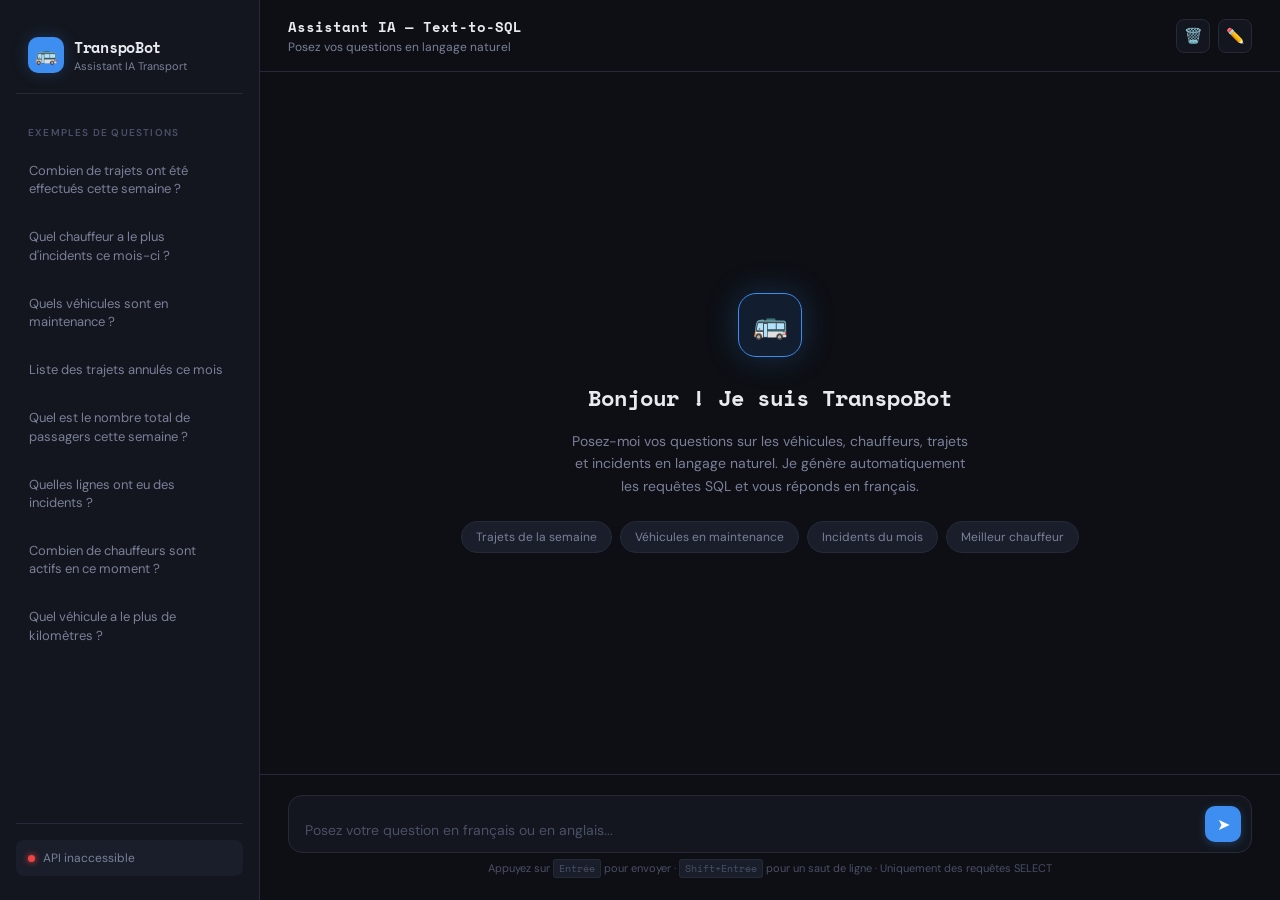
<file: chat.html>
<!DOCTYPE html>
<html lang="fr">
<head>
  <meta charset="UTF-8" />
  <meta name="viewport" content="width=device-width, initial-scale=1.0" />
  <title>TranspoBot — Assistant IA</title>
  <link href="https://fonts.googleapis.com/css2?family=Space+Mono:ital,wght@0,400;0,700;1,400&family=DM+Sans:wght@300;400;500;600&display=swap" rel="stylesheet" />
  <style>
    /* ===== VARIABLES & RESET ===== */
    *, *::before, *::after { box-sizing: border-box; margin: 0; padding: 0; }

    :root {
      --bg:          #0d0f14;
      --bg2:         #13161e;
      --bg3:         #1a1e2a;
      --border:      #252a38;
      --accent:      #3d8ef0;
      --accent2:     #5ba3f5;
      --accent-dim:  rgba(61,142,240,0.12);
      --accent-glow: rgba(61,142,240,0.25);
      --user-bg:     #1e3a5f;
      --user-border: #2d5a9e;
      --bot-bg:      #161b26;
      --bot-border:  #252a38;
      --text:        #e8eaf0;
      --text-muted:  #7a8099;
      --text-dim:    #4a5068;
      --green:       #22c55e;
      --orange:      #f59e0b;
      --red:         #ef4444;
      --sql-bg:      #0a0c10;
      --sql-border:  #1f2535;
      --radius:      14px;
      --radius-sm:   8px;
      --shadow:      0 8px 32px rgba(0,0,0,0.4);
    }

    html, body {
      height: 100%;
      font-family: 'DM Sans', sans-serif;
      background: var(--bg);
      color: var(--text);
      overflow: hidden;
    }

    /* ===== LAYOUT ===== */
    .app {
      display: grid;
      grid-template-columns: 260px 1fr;
      grid-template-rows: 100vh;
      height: 100vh;
    }

    /* ===== SIDEBAR ===== */
    .sidebar {
      background: var(--bg2);
      border-right: 1px solid var(--border);
      display: flex;
      flex-direction: column;
      padding: 24px 16px;
      gap: 8px;
      overflow-y: auto;
    }

    .logo {
      display: flex;
      align-items: center;
      gap: 10px;
      padding: 12px 12px 20px;
      border-bottom: 1px solid var(--border);
      margin-bottom: 8px;
    }

    .logo-icon {
      width: 36px;
      height: 36px;
      background: var(--accent);
      border-radius: 10px;
      display: flex;
      align-items: center;
      justify-content: center;
      font-size: 18px;
      flex-shrink: 0;
      box-shadow: 0 0 16px var(--accent-glow);
    }

    .logo-text {
      display: flex;
      flex-direction: column;
    }

    .logo-title {
      font-family: 'Space Mono', monospace;
      font-size: 15px;
      font-weight: 700;
      color: var(--text);
      letter-spacing: -0.3px;
    }

    .logo-sub {
      font-size: 11px;
      color: var(--text-muted);
      margin-top: 1px;
    }

    .sidebar-label {
      font-size: 10px;
      font-weight: 600;
      letter-spacing: 1.2px;
      text-transform: uppercase;
      color: var(--text-dim);
      padding: 8px 12px 4px;
      margin-top: 8px;
    }

    .example-btn {
      background: transparent;
      border: 1px solid transparent;
      border-radius: var(--radius-sm);
      padding: 10px 12px;
      text-align: left;
      cursor: pointer;
      color: var(--text-muted);
      font-size: 13px;
      font-family: 'DM Sans', sans-serif;
      line-height: 1.4;
      transition: all 0.15s ease;
      position: relative;
      overflow: hidden;
    }

    .example-btn::before {
      content: '';
      position: absolute;
      left: 0; top: 0; bottom: 0;
      width: 2px;
      background: var(--accent);
      opacity: 0;
      transition: opacity 0.15s ease;
    }

    .example-btn:hover {
      background: var(--accent-dim);
      border-color: var(--border);
      color: var(--text);
    }

    .example-btn:hover::before { opacity: 1; }

    .sidebar-footer {
      margin-top: auto;
      padding-top: 16px;
      border-top: 1px solid var(--border);
    }

    .status-indicator {
      display: flex;
      align-items: center;
      gap: 8px;
      padding: 10px 12px;
      background: var(--bg3);
      border-radius: var(--radius-sm);
      font-size: 12px;
      color: var(--text-muted);
    }

    .status-dot {
      width: 7px;
      height: 7px;
      border-radius: 50%;
      background: var(--green);
      box-shadow: 0 0 6px var(--green);
      flex-shrink: 0;
      animation: pulse-dot 2s ease-in-out infinite;
    }

    .status-dot.offline { background: var(--red); box-shadow: 0 0 6px var(--red); animation: none; }

    @keyframes pulse-dot {
      0%, 100% { opacity: 1; }
      50% { opacity: 0.4; }
    }

    /* ===== MAIN CHAT AREA ===== */
    .chat-area {
      display: flex;
      flex-direction: column;
      height: 100vh;
      overflow: hidden;
    }

    /* ===== TOPBAR ===== */
    .topbar {
      padding: 16px 28px;
      border-bottom: 1px solid var(--border);
      display: flex;
      align-items: center;
      justify-content: space-between;
      background: var(--bg);
      flex-shrink: 0;
    }

    .topbar-left {
      display: flex;
      flex-direction: column;
    }

    .topbar-title {
      font-family: 'Space Mono', monospace;
      font-size: 14px;
      font-weight: 700;
      color: var(--text);
    }

    .topbar-sub {
      font-size: 12px;
      color: var(--text-muted);
      margin-top: 2px;
    }

    .topbar-actions {
      display: flex;
      gap: 8px;
    }

    .btn-icon {
      width: 34px;
      height: 34px;
      border: 1px solid var(--border);
      background: var(--bg2);
      border-radius: var(--radius-sm);
      display: flex;
      align-items: center;
      justify-content: center;
      cursor: pointer;
      color: var(--text-muted);
      font-size: 15px;
      transition: all 0.15s ease;
    }

    .btn-icon:hover {
      background: var(--accent-dim);
      border-color: var(--accent);
      color: var(--accent);
    }

    /* ===== MESSAGES ZONE ===== */
    .messages {
      flex: 1;
      overflow-y: auto;
      padding: 28px;
      display: flex;
      flex-direction: column;
      gap: 20px;
      scroll-behavior: smooth;
    }

    .messages::-webkit-scrollbar { width: 4px; }
    .messages::-webkit-scrollbar-track { background: transparent; }
    .messages::-webkit-scrollbar-thumb { background: var(--border); border-radius: 2px; }

    /* ===== WELCOME STATE ===== */
    .welcome {
      display: flex;
      flex-direction: column;
      align-items: center;
      justify-content: center;
      flex: 1;
      text-align: center;
      padding: 40px;
      gap: 16px;
      animation: fadeInUp 0.5s ease;
    }

    .welcome-icon {
      width: 64px;
      height: 64px;
      background: var(--accent-dim);
      border: 1px solid var(--accent);
      border-radius: 18px;
      display: flex;
      align-items: center;
      justify-content: center;
      font-size: 28px;
      box-shadow: 0 0 32px var(--accent-glow);
      margin-bottom: 8px;
    }

    .welcome h2 {
      font-family: 'Space Mono', monospace;
      font-size: 22px;
      font-weight: 700;
      color: var(--text);
    }

    .welcome p {
      font-size: 14px;
      color: var(--text-muted);
      max-width: 400px;
      line-height: 1.6;
    }

    .welcome-chips {
      display: flex;
      flex-wrap: wrap;
      gap: 8px;
      justify-content: center;
      margin-top: 8px;
    }

    .chip {
      background: var(--bg3);
      border: 1px solid var(--border);
      border-radius: 20px;
      padding: 7px 14px;
      font-size: 12px;
      color: var(--text-muted);
      cursor: pointer;
      transition: all 0.15s ease;
    }

    .chip:hover {
      background: var(--accent-dim);
      border-color: var(--accent);
      color: var(--accent2);
    }

    /* ===== MESSAGE BUBBLES ===== */
    .message {
      display: flex;
      gap: 12px;
      animation: fadeInUp 0.3s ease;
      max-width: 820px;
    }

    .message.user {
      flex-direction: row-reverse;
      align-self: flex-end;
    }

    .message.bot {
      align-self: flex-start;
      width: 100%;
      max-width: 820px;
    }

    .avatar {
      width: 32px;
      height: 32px;
      border-radius: 9px;
      display: flex;
      align-items: center;
      justify-content: center;
      font-size: 14px;
      flex-shrink: 0;
      margin-top: 2px;
    }

    .message.user .avatar {
      background: var(--user-bg);
      border: 1px solid var(--user-border);
    }

    .message.bot .avatar {
      background: var(--accent-dim);
      border: 1px solid var(--accent);
      box-shadow: 0 0 12px var(--accent-glow);
    }

    .bubble {
      padding: 13px 16px;
      border-radius: var(--radius);
      font-size: 14px;
      line-height: 1.65;
      max-width: 600px;
    }

    .message.user .bubble {
      background: var(--user-bg);
      border: 1px solid var(--user-border);
      border-bottom-right-radius: 4px;
      color: #c8deff;
    }

    .message.bot .bubble {
      background: var(--bot-bg);
      border: 1px solid var(--bot-border);
      border-bottom-left-radius: 4px;
      color: var(--text);
      max-width: 100%;
      width: 100%;
    }

    .bubble-meta {
      font-size: 11px;
      color: var(--text-dim);
      margin-bottom: 6px;
      font-family: 'Space Mono', monospace;
    }

    .bubble-text {
      white-space: pre-wrap;
      word-break: break-word;
    }

    /* ===== SQL BLOCK ===== */
    .sql-block {
      margin-top: 12px;
      border: 1px solid var(--sql-border);
      border-radius: var(--radius-sm);
      overflow: hidden;
    }

    .sql-toggle {
      display: flex;
      align-items: center;
      gap: 8px;
      padding: 8px 12px;
      background: var(--sql-bg);
      cursor: pointer;
      font-size: 12px;
      color: var(--text-muted);
      font-family: 'Space Mono', monospace;
      user-select: none;
      border: none;
      width: 100%;
      text-align: left;
      transition: background 0.15s ease;
      list-style: none;
    }

    .sql-toggle:hover { background: #0f1118; }

    .sql-toggle-icon {
      font-size: 10px;
      transition: transform 0.2s ease;
      color: var(--accent);
    }

    details[open] .sql-toggle-icon { transform: rotate(90deg); }

    .sql-tag {
      background: var(--accent-dim);
      color: var(--accent2);
      border-radius: 4px;
      padding: 1px 6px;
      font-size: 10px;
      font-weight: 700;
      letter-spacing: 0.5px;
    }

    .sql-content {
      background: var(--sql-bg);
      padding: 14px 16px;
      border-top: 1px solid var(--sql-border);
      overflow-x: auto;
    }

    .sql-content code {
      font-family: 'Space Mono', monospace;
      font-size: 12px;
      color: #7dd3fc;
      line-height: 1.7;
      white-space: pre;
    }

    .sql-copy {
      float: right;
      background: transparent;
      border: 1px solid var(--sql-border);
      border-radius: 4px;
      padding: 2px 8px;
      font-size: 10px;
      color: var(--text-dim);
      cursor: pointer;
      font-family: 'Space Mono', monospace;
      transition: all 0.15s ease;
      margin-left: 8px;
    }

    .sql-copy:hover { border-color: var(--accent); color: var(--accent); }

    /* ===== RESULTS TABLE ===== */
    .results-table-wrap {
      margin-top: 12px;
      overflow-x: auto;
      border: 1px solid var(--border);
      border-radius: var(--radius-sm);
    }

    .results-table {
      width: 100%;
      border-collapse: collapse;
      font-size: 13px;
    }

    .results-table th {
      background: var(--bg3);
      padding: 9px 14px;
      text-align: left;
      font-size: 11px;
      font-weight: 600;
      color: var(--text-muted);
      letter-spacing: 0.5px;
      text-transform: uppercase;
      border-bottom: 1px solid var(--border);
      font-family: 'Space Mono', monospace;
      white-space: nowrap;
    }

    .results-table td {
      padding: 9px 14px;
      border-bottom: 1px solid var(--border);
      color: var(--text);
      white-space: nowrap;
    }

    .results-table tr:last-child td { border-bottom: none; }

    .results-table tr:nth-child(even) td { background: rgba(255,255,255,0.015); }

    .results-count {
      font-size: 11px;
      color: var(--text-dim);
      margin-top: 6px;
      font-family: 'Space Mono', monospace;
    }

    /* ===== ERROR BUBBLE ===== */
    .bubble-error {
      background: rgba(239,68,68,0.08);
      border-color: rgba(239,68,68,0.25);
      color: #fca5a5;
    }

    /* ===== TYPING INDICATOR ===== */
    .typing-indicator {
      display: flex;
      gap: 5px;
      align-items: center;
      padding: 4px 2px;
    }

    .typing-dot {
      width: 6px;
      height: 6px;
      border-radius: 50%;
      background: var(--accent);
      animation: typing 1.2s ease-in-out infinite;
    }

    .typing-dot:nth-child(2) { animation-delay: 0.2s; }
    .typing-dot:nth-child(3) { animation-delay: 0.4s; }

    @keyframes typing {
      0%, 60%, 100% { transform: translateY(0); opacity: 0.4; }
      30% { transform: translateY(-6px); opacity: 1; }
    }

    /* ===== INPUT AREA ===== */
    .input-area {
      padding: 20px 28px 24px;
      border-top: 1px solid var(--border);
      background: var(--bg);
      flex-shrink: 0;
    }

    .input-wrap {
      display: flex;
      align-items: flex-end;
      gap: 10px;
      background: var(--bg2);
      border: 1px solid var(--border);
      border-radius: var(--radius);
      padding: 10px 10px 10px 16px;
      transition: border-color 0.2s ease, box-shadow 0.2s ease;
    }

    .input-wrap:focus-within {
      border-color: var(--accent);
      box-shadow: 0 0 0 3px var(--accent-dim);
    }

    #userInput {
      flex: 1;
      background: transparent;
      border: none;
      outline: none;
      color: var(--text);
      font-size: 14px;
      font-family: 'DM Sans', sans-serif;
      resize: none;
      min-height: 22px;
      max-height: 120px;
      line-height: 1.5;
      padding: 1px 0;
    }

    #userInput::placeholder { color: var(--text-dim); }

    .send-btn {
      width: 36px;
      height: 36px;
      background: var(--accent);
      border: none;
      border-radius: 10px;
      cursor: pointer;
      display: flex;
      align-items: center;
      justify-content: center;
      color: white;
      font-size: 16px;
      flex-shrink: 0;
      transition: all 0.15s ease;
      box-shadow: 0 2px 8px rgba(61,142,240,0.3);
    }

    .send-btn:hover { background: var(--accent2); transform: scale(1.05); }
    .send-btn:active { transform: scale(0.97); }
    .send-btn:disabled { background: var(--border); box-shadow: none; cursor: not-allowed; transform: none; }

    .input-hint {
      font-size: 11px;
      color: var(--text-dim);
      margin-top: 8px;
      text-align: center;
    }

    .input-hint kbd {
      background: var(--bg3);
      border: 1px solid var(--border);
      border-radius: 3px;
      padding: 1px 5px;
      font-size: 10px;
      font-family: 'Space Mono', monospace;
    }

    /* ===== ANIMATIONS ===== */
    @keyframes fadeInUp {
      from { opacity: 0; transform: translateY(10px); }
      to   { opacity: 1; transform: translateY(0); }
    }

    /* ===== BADGE STATUT ===== */
    .badge {
      display: inline-block;
      padding: 2px 8px;
      border-radius: 20px;
      font-size: 11px;
      font-weight: 600;
    }
    .badge-green  { background: rgba(34,197,94,0.15);  color: #4ade80; }
    .badge-orange { background: rgba(245,158,11,0.15); color: #fbbf24; }
    .badge-red    { background: rgba(239,68,68,0.15);  color: #f87171; }
    .badge-blue   { background: rgba(61,142,240,0.15); color: #60a5fa; }

    /* ===== RESPONSIVE ===== */
    @media (max-width: 768px) {
      .app { grid-template-columns: 1fr; }
      .sidebar { display: none; }
      .messages { padding: 16px; }
      .input-area { padding: 12px 16px 16px; }
      .topbar { padding: 12px 16px; }
    }
  </style>
</head>
<body>
<div class="app">

  <!-- ===== SIDEBAR ===== -->
  <aside class="sidebar">
    <div class="logo">
      <div class="logo-icon">🚌</div>
      <div class="logo-text">
        <span class="logo-title">TranspoBot</span>
        <span class="logo-sub">Assistant IA Transport</span>
      </div>
    </div>

    <span class="sidebar-label">Exemples de questions</span>

    <button class="example-btn" onclick="fillExample(this)">Combien de trajets ont été effectués cette semaine ?</button>
    <button class="example-btn" onclick="fillExample(this)">Quel chauffeur a le plus d'incidents ce mois-ci ?</button>
    <button class="example-btn" onclick="fillExample(this)">Quels véhicules sont en maintenance ?</button>
    <button class="example-btn" onclick="fillExample(this)">Liste des trajets annulés ce mois</button>
    <button class="example-btn" onclick="fillExample(this)">Quel est le nombre total de passagers cette semaine ?</button>
    <button class="example-btn" onclick="fillExample(this)">Quelles lignes ont eu des incidents ?</button>
    <button class="example-btn" onclick="fillExample(this)">Combien de chauffeurs sont actifs en ce moment ?</button>
    <button class="example-btn" onclick="fillExample(this)">Quel véhicule a le plus de kilomètres ?</button>

    <div class="sidebar-footer">
      <div class="status-indicator">
        <div class="status-dot" id="statusDot"></div>
        <span id="statusText">API connectée</span>
      </div>
    </div>
  </aside>

  <!-- ===== CHAT AREA ===== -->
  <main class="chat-area">

    <!-- TOPBAR -->
    <div class="topbar">
      <div class="topbar-left">
        <span class="topbar-title">Assistant IA — Text-to-SQL</span>
        <span class="topbar-sub">Posez vos questions en langage naturel</span>
      </div>
      <div class="topbar-actions">
        <button class="btn-icon" title="Effacer la conversation" onclick="clearChat()">🗑️</button>
        <button class="btn-icon" title="Nouvelle conversation" onclick="newChat()">✏️</button>
      </div>
    </div>

    <!-- MESSAGES -->
    <div class="messages" id="messages">
      <!-- Welcome state -->
      <div class="welcome" id="welcome">
        <div class="welcome-icon">🚌</div>
        <h2>Bonjour ! Je suis TranspoBot</h2>
        <p>Posez-moi vos questions sur les véhicules, chauffeurs, trajets et incidents en langage naturel. Je génère automatiquement les requêtes SQL et vous réponds en français.</p>
        <div class="welcome-chips">
          <span class="chip" onclick="fillExample(this)">Trajets de la semaine</span>
          <span class="chip" onclick="fillExample(this)">Véhicules en maintenance</span>
          <span class="chip" onclick="fillExample(this)">Incidents du mois</span>
          <span class="chip" onclick="fillExample(this)">Meilleur chauffeur</span>
        </div>
      </div>
    </div>

    <!-- INPUT AREA -->
    <div class="input-area">
      <div class="input-wrap">
        <textarea
          id="userInput"
          placeholder="Posez votre question en français ou en anglais..."
          rows="1"
          maxlength="500"
        ></textarea>
        <button class="send-btn" id="sendBtn" onclick="sendMessage()" title="Envoyer">
          ➤
        </button>
      </div>
      <p class="input-hint">
        Appuyez sur <kbd>Entrée</kbd> pour envoyer · <kbd>Shift+Entrée</kbd> pour un saut de ligne · Uniquement des requêtes SELECT
      </p>
    </div>

  </main>
</div>

<script>
  // ===== CONFIG =====
  // Change cette URL quand le backend sera déployé
  const API_URL = 'http://localhost:8000';

  // ===== STATE =====
  let isLoading = false;
  let messageCount = 0;

  // ===== TEXTAREA AUTO-RESIZE =====
  const textarea = document.getElementById('userInput');
  textarea.addEventListener('input', () => {
    textarea.style.height = 'auto';
    textarea.style.height = Math.min(textarea.scrollHeight, 120) + 'px';
  });

  // ===== KEYBOARD SHORTCUTS =====
  textarea.addEventListener('keydown', (e) => {
    if (e.key === 'Enter' && !e.shiftKey) {
      e.preventDefault();
      sendMessage();
    }
  });

  // ===== FILL EXAMPLE =====
  function fillExample(el) {
    const text = el.textContent.trim();
    textarea.value = text;
    textarea.style.height = 'auto';
    textarea.style.height = Math.min(textarea.scrollHeight, 120) + 'px';
    textarea.focus();
  }

  // ===== SEND MESSAGE =====
  async function sendMessage() {
    const question = textarea.value.trim();
    if (!question || isLoading) return;

    // Cache le welcome
    const welcome = document.getElementById('welcome');
    if (welcome) welcome.remove();

    // Reset input
    textarea.value = '';
    textarea.style.height = 'auto';

    // Affiche le message utilisateur
    appendUserMessage(question);

    // Affiche le loader
    const loaderId = appendTypingIndicator();

    isLoading = true;
    document.getElementById('sendBtn').disabled = true;

    try {
      const response = await fetch(`${API_URL}/chat`, {
        method: 'POST',
        headers: { 'Content-Type': 'application/json' },
        body: JSON.stringify({ question })
      });

      removeTypingIndicator(loaderId);

      if (!response.ok) {
        const err = await response.json().catch(() => ({}));
        appendBotError(err.detail || `Erreur serveur (${response.status})`);
        return;
      }

      const data = await response.json();
      appendBotMessage(data);

    } catch (err) {
      removeTypingIndicator(loaderId);
      if (err.name === 'TypeError' && err.message.includes('fetch')) {
        appendBotError("Impossible de joindre le serveur. Vérifiez que le backend FastAPI est bien lancé sur " + API_URL);
        setStatus(false);
      } else {
        appendBotError("Une erreur inattendue s'est produite : " + err.message);
      }
    } finally {
      isLoading = false;
      document.getElementById('sendBtn').disabled = false;
      textarea.focus();
    }
  }

  // ===== APPEND USER MESSAGE =====
  function appendUserMessage(text) {
    messageCount++;
    const now = new Date().toLocaleTimeString('fr-FR', { hour: '2-digit', minute: '2-digit' });
    const msg = document.createElement('div');
    msg.className = 'message user';
    msg.innerHTML = `
      <div class="avatar">👤</div>
      <div class="bubble">
        <div class="bubble-meta">${now}</div>
        <div class="bubble-text">${escapeHtml(text)}</div>
      </div>
    `;
    document.getElementById('messages').appendChild(msg);
    scrollToBottom();
  }

  // ===== APPEND BOT MESSAGE =====
  function appendBotMessage(data) {
    const now = new Date().toLocaleTimeString('fr-FR', { hour: '2-digit', minute: '2-digit' });
    const msg = document.createElement('div');
    msg.className = 'message bot';

    // Réponse textuelle
    const answer = data.answer || data.response || data.message || "Réponse reçue.";
    const sql    = data.sql || data.query || data.generated_sql || null;
    const rows   = data.results || data.data || null;

    let innerHtml = `
      <div class="avatar">🤖</div>
      <div class="bubble">
        <div class="bubble-meta">${now} · TranspoBot IA</div>
        <div class="bubble-text">${escapeHtml(answer)}</div>
    `;

    // Bloc SQL dépliable
    if (sql) {
      const sqlId = 'sql-' + Date.now();
      innerHtml += `
        <div class="sql-block">
          <details>
            <summary class="sql-toggle">
              <span class="sql-toggle-icon">▶</span>
              <span class="sql-tag">SQL</span>
              <span>Voir la requête générée</span>
            </summary>
            <div class="sql-content">
              <button class="sql-copy" onclick="copySql('${sqlId}')">Copier</button>
              <code id="${sqlId}">${escapeHtml(formatSql(sql))}</code>
            </div>
          </details>
        </div>
      `;
    }

    // Tableau de résultats
    if (rows && Array.isArray(rows) && rows.length > 0) {
      innerHtml += buildResultsTable(rows);
    } else if (rows && Array.isArray(rows) && rows.length === 0) {
      innerHtml += `<p style="margin-top:10px;font-size:13px;color:var(--text-muted);font-style:italic;">Aucun résultat trouvé pour cette requête.</p>`;
    }

    innerHtml += `</div>`;
    msg.innerHTML = innerHtml;
    document.getElementById('messages').appendChild(msg);
    scrollToBottom();
  }

  // ===== APPEND BOT ERROR =====
  function appendBotError(message) {
    const now = new Date().toLocaleTimeString('fr-FR', { hour: '2-digit', minute: '2-digit' });
    const msg = document.createElement('div');
    msg.className = 'message bot';
    msg.innerHTML = `
      <div class="avatar">🤖</div>
      <div class="bubble bubble-error">
        <div class="bubble-meta">${now} · TranspoBot IA</div>
        <div class="bubble-text">⚠️ ${escapeHtml(message)}</div>
      </div>
    `;
    document.getElementById('messages').appendChild(msg);
    scrollToBottom();
  }

  // ===== TYPING INDICATOR =====
  function appendTypingIndicator() {
    const id = 'typing-' + Date.now();
    const msg = document.createElement('div');
    msg.className = 'message bot';
    msg.id = id;
    msg.innerHTML = `
      <div class="avatar">🤖</div>
      <div class="bubble">
        <div class="typing-indicator">
          <div class="typing-dot"></div>
          <div class="typing-dot"></div>
          <div class="typing-dot"></div>
        </div>
      </div>
    `;
    document.getElementById('messages').appendChild(msg);
    scrollToBottom();
    return id;
  }

  function removeTypingIndicator(id) {
    const el = document.getElementById(id);
    if (el) el.remove();
  }

  // ===== BUILD RESULTS TABLE =====
  function buildResultsTable(rows) {
    const headers = Object.keys(rows[0]);
    let html = `
      <div class="results-table-wrap">
        <table class="results-table">
          <thead><tr>
            ${headers.map(h => `<th>${escapeHtml(String(h))}</th>`).join('')}
          </tr></thead>
          <tbody>
            ${rows.map(row => `
              <tr>
                ${headers.map(h => `<td>${formatCell(row[h])}</td>`).join('')}
              </tr>
            `).join('')}
          </tbody>
        </table>
      </div>
      <p class="results-count">${rows.length} résultat${rows.length > 1 ? 's' : ''} retourné${rows.length > 1 ? 's' : ''}</p>
    `;
    return html;
  }

  // ===== FORMAT CELL (badges pour statuts) =====
  function formatCell(value) {
    if (value === null || value === undefined) return '<span style="color:var(--text-dim)">—</span>';
    const str = String(value);
    const lower = str.toLowerCase();
    if (['terminé', 'termine', 'actif', 'active', 'en service'].includes(lower))
      return `<span class="badge badge-green">${escapeHtml(str)}</span>`;
    if (['en cours', 'en_cours'].includes(lower))
      return `<span class="badge badge-blue">${escapeHtml(str)}</span>`;
    if (['maintenance', 'en maintenance'].includes(lower))
      return `<span class="badge badge-orange">${escapeHtml(str)}</span>`;
    if (['annulé', 'annule', 'inactif', 'hors service'].includes(lower))
      return `<span class="badge badge-red">${escapeHtml(str)}</span>`;
    return escapeHtml(str);
  }

  // ===== FORMAT SQL (coloration basique) =====
  function formatSql(sql) {
    return sql
      .replace(/\n/g, '\n')
      .trim();
  }

  // ===== COPY SQL =====
  function copySql(id) {
    const code = document.getElementById(id);
    if (!code) return;
    navigator.clipboard.writeText(code.textContent).then(() => {
      const btn = code.previousElementSibling;
      const orig = btn.textContent;
      btn.textContent = '✓ Copié';
      setTimeout(() => { btn.textContent = orig; }, 1500);
    });
  }

  // ===== CLEAR CHAT =====
  function clearChat() {
    if (!confirm('Effacer toute la conversation ?')) return;
    const messages = document.getElementById('messages');
    messages.innerHTML = '';
    const welcome = document.createElement('div');
    welcome.className = 'welcome';
    welcome.id = 'welcome';
    welcome.innerHTML = `
      <div class="welcome-icon">🚌</div>
      <h2>Bonjour ! Je suis TranspoBot</h2>
      <p>Posez-moi vos questions sur les véhicules, chauffeurs, trajets et incidents en langage naturel.</p>
      <div class="welcome-chips">
        <span class="chip" onclick="fillExample(this)">Trajets de la semaine</span>
        <span class="chip" onclick="fillExample(this)">Véhicules en maintenance</span>
        <span class="chip" onclick="fillExample(this)">Incidents du mois</span>
        <span class="chip" onclick="fillExample(this)">Meilleur chauffeur</span>
      </div>
    `;
    messages.appendChild(welcome);
    messageCount = 0;
  }

  function newChat() { clearChat(); }

  // ===== SCROLL =====
  function scrollToBottom() {
    const messages = document.getElementById('messages');
    messages.scrollTop = messages.scrollHeight;
  }

  // ===== ESCAPE HTML =====
  function escapeHtml(text) {
    const div = document.createElement('div');
    div.appendChild(document.createTextNode(String(text)));
    return div.innerHTML;
  }

  // ===== STATUS INDICATOR =====
  function setStatus(online) {
    const dot  = document.getElementById('statusDot');
    const text = document.getElementById('statusText');
    if (online) {
      dot.classList.remove('offline');
      text.textContent = 'API connectée';
    } else {
      dot.classList.add('offline');
      text.textContent = 'API inaccessible';
    }
  }

  // Vérification de l'API au chargement
  async function checkApi() {
    try {
      const res = await fetch(`${API_URL}/`, { signal: AbortSignal.timeout(3000) });
      setStatus(res.ok);
    } catch {
      setStatus(false);
    }
  }
  checkApi();
</script>
</body>
</html>
</file>
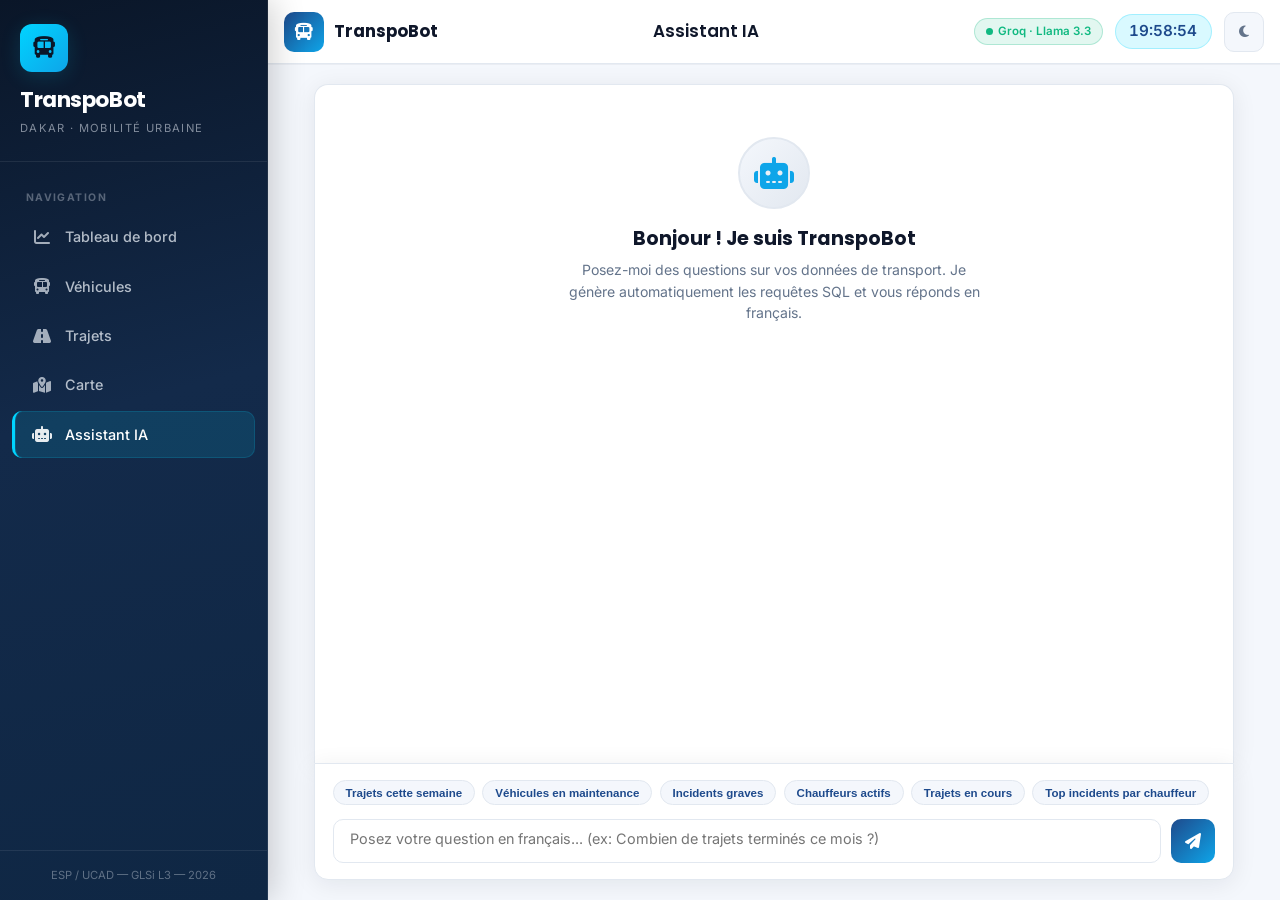
<file: static/chat.html>
<!DOCTYPE html>
<html lang="fr">
<head>
  <meta charset="UTF-8">
  <meta name="viewport" content="width=device-width, initial-scale=1.0">
  <title>TranspoBot — Assistant IA</title>
  <link rel="stylesheet" href="https://cdnjs.cloudflare.com/ajax/libs/font-awesome/6.5.1/css/all.min.css" crossorigin="anonymous" referrerpolicy="no-referrer">
  <link rel="stylesheet" href="/static/style.css">
</head>
<body class="chat-page">
  <button type="button" class="sidebar-toggle" id="sidebarToggle" aria-label="Ouvrir le menu" aria-expanded="false" title="Menu">
    <i class="fa-solid fa-bars"></i>
  </button>
  <div class="layout-overlay" id="sidebarOverlay" aria-hidden="true"></div>

  <aside class="sidebar" id="sidebar">
    <div class="sidebar-logo">
      <div class="logo-mark" aria-hidden="true"><i class="fa-solid fa-bus"></i></div>
      <h1>TranspoBot</h1>
      <p>Dakar · Mobilité urbaine</p>
    </div>
    <nav class="sidebar-nav">
      <div class="nav-section-title">Navigation</div>
      <a href="/"><span class="nav-icon"><i class="fa-solid fa-chart-line"></i></span> Tableau de bord</a>
      <a href="/vehicules-page"><span class="nav-icon"><i class="fa-solid fa-bus"></i></span> Véhicules</a>
      <a href="/trajets-page"><span class="nav-icon"><i class="fa-solid fa-road"></i></span> Trajets</a>
      <a href="/map-page"><span class="nav-icon"><i class="fa-solid fa-map-location-dot"></i></span> Carte</a>
      <a href="/chat-page" class="active"><span class="nav-icon"><i class="fa-solid fa-robot"></i></span> Assistant IA</a>
    </nav>
    <div class="sidebar-footer">ESP / UCAD — GLSi L3 — 2026</div>
  </aside>

  <div class="main">
    <header class="app-navbar">
      <div class="navbar-brand">
        <span class="navbar-logo" aria-hidden="true"><i class="fa-solid fa-bus"></i></span>
        <span class="brand-text">TranspoBot</span>
      </div>
      <h1 class="page-heading">Assistant IA</h1>
      <div class="navbar-right">
        <span class="badge-live">Groq · Llama&nbsp;3.3</span>
        <time id="liveClock" class="live-clock" datetime="">--:--:--</time>
        <button type="button" class="theme-toggle" id="themeToggle" title="Thème clair / sombre"><i class="fa-solid fa-moon"></i></button>
      </div>
    </header>

    <div class="content">
      <div class="chat-container">
        <div class="chat-messages" id="chatMessages">
          <div class="welcome-msg" id="welcomeMsg">
            <div class="bot-logo" aria-hidden="true"><i class="fa-solid fa-robot"></i></div>
            <h3>Bonjour ! Je suis TranspoBot</h3>
            <p>Posez-moi des questions sur vos données de transport. Je génère automatiquement les requêtes SQL et vous réponds en français.</p>
          </div>
        </div>

        <div class="chat-input-area">
          <div class="quick-questions">
            <button type="button" class="quick-btn" title="Envoyer cette question" onclick="askQuestion('Combien de trajets cette semaine ?')">Trajets cette semaine</button>
            <button type="button" class="quick-btn" title="Envoyer cette question" onclick="askQuestion('Quels véhicules sont en maintenance ?')">Véhicules en maintenance</button>
            <button type="button" class="quick-btn" title="Envoyer cette question" onclick="askQuestion('Quels sont les incidents graves ?')">Incidents graves</button>
            <button type="button" class="quick-btn" title="Envoyer cette question" onclick="askQuestion('Combien de chauffeurs actifs y a-t-il ?')">Chauffeurs actifs</button>
            <button type="button" class="quick-btn" title="Envoyer cette question" onclick="askQuestion('Quels trajets sont en cours en ce moment ?')">Trajets en cours</button>
            <button type="button" class="quick-btn" title="Envoyer cette question" onclick="askQuestion('Quel chauffeur a eu le plus d\'incidents ?')">Top incidents par chauffeur</button>
          </div>

          <form class="chat-input-form" id="chatForm" onsubmit="sendMessage(event)">
            <textarea
              id="chatInput"
              placeholder="Posez votre question en français... (ex: Combien de trajets terminés ce mois ?)"
              rows="1"
              onkeydown="handleKey(event)"
            ></textarea>
            <button type="submit" class="btn-send" id="sendBtn" title="Envoyer le message" aria-label="Envoyer">
              <i class="fa-solid fa-paper-plane"></i>
            </button>
          </form>
        </div>
      </div>
    </div>
  </div>

  <script src="/static/app.js"></script>
  <script>
    const messagesEl = document.getElementById('chatMessages');
    const inputEl = document.getElementById('chatInput');
    const sendBtn = document.getElementById('sendBtn');

    function handleKey(e) {
      if (e.key === 'Enter' && !e.shiftKey) {
        e.preventDefault();
        document.getElementById('chatForm').dispatchEvent(new Event('submit'));
      }
    }

    function askQuestion(q) {
      inputEl.value = q;
      document.getElementById('chatForm').dispatchEvent(new Event('submit'));
    }

    function addMessage(role, content) {
      const welcomeMsg = document.getElementById('welcomeMsg');
      if (welcomeMsg) welcomeMsg.remove();

      const time = new Date().toLocaleTimeString('fr-FR', { hour: '2-digit', minute: '2-digit' });
      const div = document.createElement('div');
      div.className = `message ${role}`;

      if (role === 'user') {
        div.innerHTML = `
          <div class="msg-avatar" title="Vous"><i class="fa-solid fa-user"></i></div>
          <div class="msg-content">
            <div class="msg-bubble">${escapeHtml(content)}</div>
            <div class="msg-time">${time}</div>
          </div>`;
      } else {
        div.innerHTML = `
          <div class="msg-avatar" title="TranspoBot"><i class="fa-solid fa-robot"></i></div>
          <div class="msg-content" id="bot-${Date.now()}">
            ${content}
          </div>`;
      }

      messagesEl.appendChild(div);
      messagesEl.scrollTop = messagesEl.scrollHeight;
      return div;
    }

    function addBotMessage(answer, sql, results) {
      const time = new Date().toLocaleTimeString('fr-FR', { hour: '2-digit', minute: '2-digit' });
      const welcomeMsg = document.getElementById('welcomeMsg');
      if (welcomeMsg) welcomeMsg.remove();

      const loadingBubble = messagesEl.querySelector('.typing-row');
      if (loadingBubble) loadingBubble.closest('.message').remove();

      let resultsHtml = '';
      if (results && results.length > 0) {
        const keys = Object.keys(results[0]);
        resultsHtml = `
          <div class="results-table-mini">
            <p class="chat-detail-caption">Extrait des données (tableau)</p>
            <table>
              <thead><tr>${keys.map(k => `<th>${escapeHtml(k)}</th>`).join('')}</tr></thead>
              <tbody>${results.slice(0, 10).map(row =>
                `<tr>${keys.map(k => `<td>${row[k] !== null && row[k] !== undefined ? escapeHtml(String(row[k])) : '—'}</td>`).join('')}</tr>`
              ).join('')}</tbody>
            </table>
            ${results.length > 10 ? `<p style="font-size:12px;color:var(--text-muted);margin-top:6px;">... et ${results.length - 10} ligne(s) supplémentaire(s)</p>` : ''}
          </div>`;
      } else if (Array.isArray(results) && results.length === 0 && sql) {
        resultsHtml = `<p class="results-empty-hint">Aucune ligne retournée pour cette requête.</p>`;
      }

      let sqlHtml = '';
      if (sql) {
        sqlHtml = `<p class="chat-detail-caption chat-detail-caption--sql">Requête exécutée (technique)</p><div class="sql-block">${escapeHtml(sql)}</div>`;
      }

      let detailsBlock = '';
      if (sql) {
        detailsBlock = `
          <details class="chat-sql-details">
            <summary><i class="fa-solid fa-table" aria-hidden="true"></i> Détails optionnels (tableau &amp; SQL)</summary>
            <div class="chat-sql-body">
              ${resultsHtml}
              ${sqlHtml}
            </div>
          </details>`;
      }

      const div = document.createElement('div');
      div.className = 'message bot';
      div.innerHTML = `
        <div class="msg-avatar" title="TranspoBot"><i class="fa-solid fa-robot"></i></div>
        <div class="msg-content">
          <div class="msg-bubble">
            <div class="msg-answer-text">${escapeHtml(answer).replace(/\n/g, '<br>')}</div>
            ${detailsBlock}
          </div>
          <div class="msg-time">${time}</div>
        </div>`;
      messagesEl.appendChild(div);
      messagesEl.scrollTop = messagesEl.scrollHeight;
    }

    function escapeHtml(str) {
      return String(str)
        .replace(/&/g, '&amp;')
        .replace(/</g, '&lt;')
        .replace(/>/g, '&gt;')
        .replace(/"/g, '&quot;');
    }

    async function sendMessage(e) {
      e.preventDefault();
      const question = inputEl.value.trim();
      if (!question) return;

      inputEl.value = '';
      sendBtn.disabled = true;

      addMessage('user', question);

      const loadingDiv = document.createElement('div');
      loadingDiv.className = 'message bot typing-row';
      loadingDiv.innerHTML = `
        <div class="msg-avatar" title="TranspoBot"><i class="fa-solid fa-robot"></i></div>
        <div class="msg-content">
          <div class="msg-bubble">
            <div class="typing-indicator" aria-label="L'assistant rédige une réponse">
              <span></span><span></span><span></span>
            </div>
          </div>
        </div>`;
      messagesEl.appendChild(loadingDiv);
      messagesEl.scrollTop = messagesEl.scrollHeight;

      try {
        const res = await fetch('/chat', {
          method: 'POST',
          headers: { 'Content-Type': 'application/json' },
          body: JSON.stringify({ question })
        });
        const data = await res.json();
        loadingDiv.remove();
        addBotMessage(data.answer, data.sql, data.results);
      } catch (err) {
        loadingDiv.remove();
        addBotMessage('Erreur de connexion au serveur. Veuillez réessayer.', null, null);
      } finally {
        sendBtn.disabled = false;
        inputEl.focus();
      }
    }
  </script>
</body>
</html>
</file>
<file: static/style.css>
/* TranspoBot — ESP/UCAD GLSi L3 2026 */
@import url('https://fonts.googleapis.com/css2?family=Inter:wght@400;500;600;700;800&family=Poppins:wght@600;700&display=swap');

:root {
  --font-sans: 'Inter', system-ui, sans-serif;
  --font-display: 'Poppins', var(--font-sans);
  --electric: #00d4ff;
  --electric-dim: rgba(0, 212, 255, 0.15);
  --primary: #1e4a8c;
  --primary-dark: #0f2d5c;
  --primary-light: #2d6bc4;
  --secondary: #0ea5e9;
  --accent: #f59e0b;
  --success: #10b981;
  --warning: #f59e0b;
  --danger: #ef4444;
  --sidebar-bg: linear-gradient(165deg, #0a1628 0%, #132a4a 45%, #0f2744 100%);
  --sidebar-border: rgba(255, 255, 255, 0.08);
  --surface: #ffffff;
  --surface-2: #f4f7fc;
  --surface-elevated: #ffffff;
  --text: #0f172a;
  --text-muted: #64748b;
  --border: #e2e8f0;
  --shadow: 0 4px 24px rgba(15, 23, 42, 0.08);
  --shadow-lg: 0 12px 40px rgba(15, 23, 42, 0.12);
  --sidebar-width: 268px;
  --navbar-height: 64px;
  --radius: 14px;
  --radius-sm: 10px;
  --transition: 300ms ease-in-out;
  --transition-fast: 220ms ease-in-out;
}

html.theme-dark {
  --surface: #0f172a;
  --surface-2: #1e293b;
  --surface-elevated: #1e293b;
  --text: #f1f5f9;
  --text-muted: #94a3b8;
  --border: #334155;
  --shadow: 0 4px 24px rgba(0, 0, 0, 0.35);
  --shadow-lg: 0 12px 40px rgba(0, 0, 0, 0.45);
}

html {
  scroll-behavior: smooth;
  overflow-x: hidden;
  max-width: 100%;
}

body {
  overflow-x: hidden;
  max-width: 100%;
}

*,
*::before,
*::after {
  box-sizing: border-box;
  margin: 0;
  padding: 0;
}

@keyframes pageFadeIn {
  from {
    opacity: 0;
  }
  to {
    opacity: 1;
  }
}

body {
  font-family: var(--font-sans);
  background: var(--surface-2);
  color: var(--text);
  display: flex;
  min-height: 100vh;
  line-height: 1.5;
  animation: pageFadeIn 0.45s ease-in-out both;
}

body.sidebar-open {
  overflow: hidden;
}

/* ——— Mobile sidebar toggle ——— */
.sidebar-toggle {
  display: none;
  position: fixed;
  top: 14px;
  left: 14px;
  z-index: 220;
  width: 44px;
  height: 44px;
  border: none;
  border-radius: var(--radius-sm);
  background: var(--surface-elevated);
  color: var(--primary);
  box-shadow: var(--shadow);
  cursor: pointer;
  align-items: center;
  justify-content: center;
  font-size: 1.15rem;
  transition: background var(--transition-fast), color var(--transition-fast), transform var(--transition-fast);
  order: 0;
}

.sidebar-toggle:hover {
  background: var(--primary);
  color: #fff;
}

.layout-overlay {
  display: none;
  position: fixed;
  inset: 0;
  background: rgba(15, 23, 42, 0.45);
  z-index: 150;
  opacity: 0;
  transition: opacity var(--transition-fast);
  pointer-events: none;
}

body.sidebar-open .layout-overlay {
  display: block;
  opacity: 1;
  pointer-events: auto;
}

/* ——— Sidebar ——— */
.sidebar {
  width: var(--sidebar-width);
  background: var(--sidebar-bg);
  color: #e2e8f0;
  display: flex;
  flex-direction: column;
  position: fixed;
  top: 0;
  left: 0;
  bottom: 0;
  z-index: 200;
  box-shadow: 4px 0 32px rgba(0, 0, 0, 0.2);
  border-right: 1px solid var(--sidebar-border);
  transition: transform var(--transition), box-shadow var(--transition);
}

.sidebar-logo {
  padding: 1.5rem 1.25rem;
  border-bottom: 1px solid var(--sidebar-border);
}

.sidebar-logo .logo-mark {
  width: 48px;
  height: 48px;
  border-radius: 12px;
  background: linear-gradient(135deg, var(--electric) 0%, var(--secondary) 100%);
  display: flex;
  align-items: center;
  justify-content: center;
  color: #0a1628;
  font-size: 1.35rem;
  margin-bottom: 0.75rem;
  box-shadow: 0 4px 20px var(--electric-dim);
}

.sidebar-logo h1 {
  font-family: var(--font-display);
  font-size: 1.35rem;
  font-weight: 700;
  letter-spacing: -0.02em;
  color: #fff;
}

.sidebar-logo p {
  font-size: 0.7rem;
  text-transform: uppercase;
  letter-spacing: 0.12em;
  color: rgba(226, 232, 240, 0.55);
  margin-top: 0.25rem;
}

.sidebar-nav {
  flex: 1;
  padding: 1rem 0.75rem;
  overflow-y: auto;
}

.nav-section-title {
  font-size: 0.65rem;
  font-weight: 700;
  text-transform: uppercase;
  letter-spacing: 0.14em;
  color: rgba(226, 232, 240, 0.35);
  padding: 0.75rem 0.85rem 0.5rem;
}

.sidebar-nav a {
  display: flex;
  align-items: center;
  gap: 0.75rem;
  padding: 0.7rem 1rem;
  margin-bottom: 3px;
  color: rgba(226, 232, 240, 0.78);
  text-decoration: none;
  border-radius: var(--radius-sm);
  font-size: 0.9rem;
  font-weight: 500;
  border-left: 3px solid transparent;
  transition:
    background var(--transition-fast),
    color var(--transition-fast),
    border-color var(--transition-fast),
    transform var(--transition-fast);
}

.sidebar-nav a .nav-icon {
  width: 1.35rem;
  text-align: center;
  font-size: 1rem;
  opacity: 0.9;
}

.sidebar-nav a:hover {
  background: rgba(255, 255, 255, 0.08);
  color: #fff;
  border-left-color: var(--electric);
}

.sidebar-nav a.active {
  background: rgba(0, 212, 255, 0.12);
  color: #fff;
  border-left-color: var(--electric);
  box-shadow: inset 0 0 0 1px rgba(0, 212, 255, 0.15);
}

.sidebar-footer {
  padding: 1rem;
  border-top: 1px solid var(--sidebar-border);
  font-size: 0.7rem;
  color: rgba(226, 232, 240, 0.38);
  text-align: center;
}

/* ——— Main + Navbar ——— */
.main {
  margin-left: var(--sidebar-width);
  flex: 1;
  display: flex;
  flex-direction: column;
  height: 100vh;
  overflow: hidden;
  min-width: 0;
  max-width: calc(100vw - var(--sidebar-width));
}

.app-navbar {
  flex-shrink: 0;
  min-height: var(--navbar-height);
  padding: 0 1rem;
  display: flex;
  flex-direction: row;
  align-items: center;
  justify-content: space-between;
  gap: 0.75rem;
  background: var(--surface-elevated);
  border-bottom: 1px solid var(--border);
  box-shadow: 0 1px 0 rgba(15, 23, 42, 0.04);
  overflow: hidden;
  width: 100%;
}

.navbar-brand {
  display: flex;
  align-items: center;
  gap: 0.65rem;
  order: 1;
}

.navbar-logo {
  width: 40px;
  height: 40px;
  border-radius: 10px;
  background: linear-gradient(135deg, var(--primary) 0%, var(--secondary) 100%);
  display: flex;
  align-items: center;
  justify-content: center;
  color: #fff;
  font-size: 1.1rem;
}

.navbar-brand .brand-text {
  font-family: var(--font-display);
  font-weight: 700;
  font-size: 1.05rem;
  color: var(--text);
}

.page-heading {
  flex: 1;
  text-align: center;
  font-family: var(--font-display);
  font-size: 1.05rem;
  font-weight: 600;
  color: var(--text);
  min-width: 0;
  order: 2;
}

.navbar-right {
  display: flex;
  align-items: center;
  gap: 0.75rem;
  order: 3;
}

.live-clock {
  font-variant-numeric: tabular-nums;
  font-weight: 600;
  font-size: 0.95rem;
  color: var(--primary);
  padding: 0.35rem 0.85rem;
  border-radius: 999px;
  background: var(--electric-dim);
  border: 1px solid rgba(0, 212, 255, 0.25);
  transition: color var(--transition-fast), background var(--transition-fast);
}

html.theme-dark .live-clock {
  color: var(--electric);
}

.theme-toggle {
  width: 40px;
  height: 40px;
  border-radius: var(--radius-sm);
  border: 1px solid var(--border);
  background: var(--surface-2);
  color: var(--text-muted);
  cursor: pointer;
  display: flex;
  align-items: center;
  justify-content: center;
  transition: background var(--transition-fast), color var(--transition-fast), border-color var(--transition-fast);
}

.theme-toggle:hover {
  color: var(--primary);
  border-color: var(--primary-light);
  background: var(--surface);
}

.badge-live {
  display: inline-flex;
  align-items: center;
  gap: 0.35rem;
  padding: 0.25rem 0.65rem;
  border-radius: 999px;
  font-size: 0.72rem;
  font-weight: 600;
  background: rgba(16, 185, 129, 0.12);
  color: var(--success);
  border: 1px solid rgba(16, 185, 129, 0.25);
}

.badge-live::before {
  content: '';
  width: 7px;
  height: 7px;
  border-radius: 50%;
  background: var(--success);
  animation: pulseDot 1.5s ease-in-out infinite;
}

@keyframes pulseDot {
  0%,
  100% {
    opacity: 1;
    transform: scale(1);
  }
  50% {
    opacity: 0.45;
    transform: scale(0.85);
  }
}

.content {
  padding: 1.25rem;
  flex: 1;
  overflow-y: auto;
  overflow-x: hidden;
  min-height: 0;
  width: 100%;
  box-sizing: border-box;
}

/* ——— Hero ——— */
.hero-banner {
  position: relative;
  border-radius: var(--radius);
  overflow: hidden;
  height: 180px;
  flex-shrink: 0;
  margin-bottom: 1.25rem;
  display: flex;
  align-items: flex-end;
  box-shadow: var(--shadow-lg);
  width: 100%;
  box-sizing: border-box;
}

.hero-banner::before {
  content: '';
  position: absolute;
  inset: 0;
  background:
    linear-gradient(105deg, rgba(10, 22, 40, 0.92) 0%, rgba(15, 45, 92, 0.75) 45%, rgba(10, 22, 40, 0.55) 100%),
    url('https://images.unsplash.com/photo-1544620347-c4fd4a3d5957?auto=format&fit=crop&w=2070&q=80') center / cover no-repeat;
}

.hero-inner {
  position: relative;
  z-index: 1;
  padding: 1.75rem 1.75rem 1.5rem;
  max-width: 640px;
}

.hero-inner h2 {
  font-family: var(--font-display);
  font-size: clamp(1.35rem, 3vw, 1.85rem);
  font-weight: 700;
  color: #fff;
  margin-bottom: 0.35rem;
  text-shadow: 0 2px 20px rgba(0, 0, 0, 0.35);
}

.hero-inner p {
  font-size: 0.9rem;
  color: rgba(226, 232, 240, 0.88);
  line-height: 1.55;
}

.hero-tags {
  display: flex;
  flex-wrap: wrap;
  gap: 0.5rem;
  margin-top: 1rem;
}

.hero-tag {
  display: inline-flex;
  align-items: center;
  gap: 0.35rem;
  font-size: 0.72rem;
  font-weight: 600;
  padding: 0.35rem 0.65rem;
  border-radius: 999px;
  background: rgba(0, 212, 255, 0.2);
  color: #e0f2fe;
  border: 1px solid rgba(0, 212, 255, 0.35);
}

/* ——— Dashboard grid ——— */
.dashboard-grid {
  display: grid;
  grid-template-columns: repeat(auto-fit, minmax(320px, 1fr));
  gap: 1.25rem;
  width: 100%;
}

/* ——— KPI ——— */
.kpi-grid {
  display: grid;
  grid-template-columns: repeat(auto-fit, minmax(200px, 1fr));
  gap: 1rem;
  margin-bottom: 1.5rem;
  width: 100%;
}

.kpi-card {
  --kpi-accent: var(--primary);
  background: var(--surface-elevated);
  border-radius: var(--radius);
  padding: 1.25rem 1.35rem;
  border: 1px solid var(--border);
  box-shadow: var(--shadow);
  position: relative;
  overflow: hidden;
  transition:
    transform var(--transition-fast),
    box-shadow var(--transition-fast),
    border-color var(--transition-fast);
}

.kpi-card::before {
  content: '';
  position: absolute;
  left: 0;
  top: 0;
  bottom: 0;
  width: 4px;
  background: var(--kpi-accent);
  border-radius: 4px 0 0 4px;
}

.kpi-card:hover {
  transform: translateY(-2px);
  box-shadow: var(--shadow-lg);
}

.kpi-card.blue {
  --kpi-accent: #2563eb;
}
.kpi-card.green {
  --kpi-accent: #10b981;
}
.kpi-card.orange {
  --kpi-accent: #f97316;
}
.kpi-card.purple {
  --kpi-accent: #8b5cf6;
}
.kpi-card.red {
  --kpi-accent: #ef4444;
}
.kpi-card.teal {
  --kpi-accent: #06b6d4;
}

.kpi-icon {
  width: 48px;
  height: 48px;
  border-radius: 12px;
  display: flex;
  align-items: center;
  justify-content: center;
  margin-bottom: 0.85rem;
  font-size: 1.2rem;
  background: color-mix(in srgb, var(--kpi-accent) 14%, transparent);
  color: var(--kpi-accent);
}

.kpi-value {
  font-family: var(--font-display);
  font-size: 1.85rem;
  font-weight: 800;
  color: var(--text);
  line-height: 1.1;
  margin-bottom: 0.2rem;
}

.kpi-label {
  font-size: 0.8rem;
  color: var(--text-muted);
  font-weight: 500;
}

.kpi-value-text {
  font-size: 1rem;
  font-weight: 700;
  line-height: 1.25;
  word-break: break-word;
}

/* ——— Cards & tables ——— */
.card {
  background: var(--surface-elevated);
  border-radius: var(--radius);
  padding: 1.35rem 1.5rem;
  border: 1px solid var(--border);
  box-shadow: var(--shadow);
  margin-bottom: 1.5rem;
  transition: background var(--transition-fast), border-color var(--transition-fast);
}

.card-header {
  display: flex;
  align-items: flex-start;
  justify-content: space-between;
  margin-bottom: 1.1rem;
  gap: 1rem;
}

.card-header h3 {
  font-family: var(--font-display);
  font-size: 1rem;
  font-weight: 700;
  color: var(--text);
  display: flex;
  align-items: center;
  gap: 0.5rem;
}

.card-header h3 .card-head-icon {
  color: var(--secondary);
  opacity: 0.95;
}

.card-header p {
  font-size: 0.8rem;
  color: var(--text-muted);
  margin-top: 0.2rem;
}

.table-container {
  overflow-x: auto;
  -webkit-overflow-scrolling: touch;
  border-radius: var(--radius-sm);
  border: 1px solid var(--border);
}

table {
  width: 100%;
  min-width: 480px;
  border-collapse: collapse;
}

thead th {
  padding: 0.65rem 1rem;
  text-align: left;
  font-size: 0.68rem;
  font-weight: 700;
  text-transform: uppercase;
  letter-spacing: 0.06em;
  color: var(--text-muted);
  background: var(--surface-2);
  border-bottom: 1px solid var(--border);
}

tbody tr {
  border-bottom: 1px solid var(--border);
  transition: background var(--transition-fast);
}

tbody tr:hover {
  background: color-mix(in srgb, var(--secondary) 6%, var(--surface));
}

tbody tr:last-child {
  border-bottom: none;
}

td {
  padding: 0.75rem 1rem;
  font-size: 0.875rem;
  color: var(--text);
  vertical-align: middle;
}

/* ——— Badges ——— */
.badge {
  padding: 0.28rem 0.75rem;
  border-radius: 999px;
  font-size: 0.72rem;
  font-weight: 600;
  display: inline-flex;
  align-items: center;
  gap: 0.25rem;
  white-space: nowrap;
}

.badge-success {
  background: rgba(16, 185, 129, 0.14);
  color: #047857;
}
.badge-warning {
  background: rgba(245, 158, 11, 0.16);
  color: #b45309;
}
.badge-danger {
  background: rgba(239, 68, 68, 0.14);
  color: #b91c1c;
}
.badge-info {
  background: rgba(37, 99, 235, 0.12);
  color: #1d4ed8;
}
.badge-secondary {
  background: rgba(100, 116, 139, 0.14);
  color: #475569;
}

html.theme-dark .badge-success {
  color: #6ee7b7;
}
html.theme-dark .badge-warning {
  color: #fcd34d;
}
html.theme-dark .badge-danger {
  color: #fca5a5;
}
html.theme-dark .badge-info {
  color: #93c5fd;
}
html.theme-dark .badge-secondary {
  color: #cbd5e1;
}

/* ——— Filters ——— */
.filters {
  display: flex;
  gap: 1rem;
  align-items: center;
  margin-bottom: 1rem;
  flex-wrap: wrap;
}

.filter-group {
  display: flex;
  align-items: center;
  gap: 0.5rem;
}

.filter-group label {
  font-size: 0.8rem;
  font-weight: 600;
  color: var(--text-muted);
}

select,
input[type='text'] {
  padding: 0.45rem 0.75rem;
  border: 1px solid var(--border);
  border-radius: var(--radius-sm);
  font-size: 0.875rem;
  background: var(--surface);
  color: var(--text);
  outline: none;
  transition: border-color var(--transition-fast), box-shadow var(--transition-fast);
}

select:focus,
input[type='text']:focus {
  border-color: var(--secondary);
  box-shadow: 0 0 0 3px rgba(14, 165, 233, 0.15);
}

/* ——— Tabs ——— */
.tabs-bar {
  display: flex;
  gap: 0.35rem;
  margin-bottom: 1.25rem;
  padding: 0.35rem;
  background: var(--surface-2);
  border-radius: var(--radius);
  border: 1px solid var(--border);
  flex-wrap: wrap;
}

.tab-btn {
  flex: 1;
  min-width: 140px;
  display: inline-flex;
  align-items: center;
  justify-content: center;
  gap: 0.5rem;
  padding: 0.65rem 1rem;
  border: none;
  border-radius: var(--radius-sm);
  font-family: var(--font-sans);
  font-size: 0.85rem;
  font-weight: 600;
  color: var(--text-muted);
  background: transparent;
  cursor: pointer;
  transition:
    background var(--transition-fast),
    color var(--transition-fast),
    box-shadow var(--transition-fast);
}

.tab-btn:hover {
  color: var(--text);
  background: var(--surface-elevated);
}

.tab-btn.active {
  color: #fff;
  background: linear-gradient(135deg, var(--primary) 0%, var(--secondary) 100%);
  box-shadow: 0 4px 16px rgba(30, 74, 140, 0.35);
}

.tab-panels {
  position: relative;
}

.tab-panel {
  opacity: 0;
  visibility: hidden;
  max-height: 0;
  overflow: hidden;
  pointer-events: none;
  transition:
    opacity 0.35s ease-in-out,
    visibility 0.35s ease-in-out,
    max-height 0.35s ease-in-out;
}

.tab-panel.active {
  opacity: 1;
  visibility: visible;
  max-height: 3200px;
  pointer-events: auto;
}

.tab-panel .card {
  margin-bottom: 0;
}

/* ——— Skeletons ——— */
.skeleton {
  background: linear-gradient(
    90deg,
    var(--surface-2) 0%,
    color-mix(in srgb, var(--surface-2) 70%, var(--border)) 50%,
    var(--surface-2) 100%
  );
  background-size: 200% 100%;
  animation: skeletonShimmer 1.2s ease-in-out infinite;
  border-radius: 8px;
}

@keyframes skeletonShimmer {
  0% {
    background-position: 200% 0;
  }
  100% {
    background-position: -200% 0;
  }
}

.skeleton-kpi-grid {
  display: grid;
  grid-template-columns: repeat(auto-fit, minmax(200px, 1fr));
  gap: 1rem;
  margin-bottom: 1.5rem;
  width: 100%;
}

.skeleton-kpi-card {
  height: 118px;
  border-radius: var(--radius);
  border: 1px solid var(--border);
}

.skeleton-table {
  min-height: 180px;
  border-radius: var(--radius-sm);
  border: 1px solid var(--border);
}

/* ——— Loading spinner (fallback) ——— */
.loading {
  display: flex;
  align-items: center;
  justify-content: center;
  padding: 2.5rem;
  color: var(--text-muted);
  font-size: 0.875rem;
  gap: 0.65rem;
}

.spinner {
  width: 22px;
  height: 22px;
  border: 3px solid var(--border);
  border-top-color: var(--secondary);
  border-radius: 50%;
  animation: spin 0.75s linear infinite;
}

@keyframes spin {
  to {
    transform: rotate(360deg);
  }
}

.empty-state {
  text-align: center;
  padding: 2.5rem;
  color: var(--text-muted);
  font-size: 0.875rem;
}

/* ——— Chat ——— */
.chat-page .content {
  display: flex;
  flex-direction: column;
  align-items: stretch;
}

.chat-container {
  display: flex;
  flex-direction: column;
  flex: 1;
  min-height: calc(100vh - var(--navbar-height) - 5rem);
  max-width: 920px;
  margin: 0 auto;
  width: 100%;
}

.chat-messages {
  flex: 1;
  overflow-y: auto;
  padding: 1.25rem;
  display: flex;
  flex-direction: column;
  gap: 1rem;
  background: var(--surface-elevated);
  border-radius: var(--radius) var(--radius) 0 0;
  border: 1px solid var(--border);
  border-bottom: none;
  box-shadow: var(--shadow);
}

.message {
  display: flex;
  gap: 0.75rem;
  max-width: min(88%, 640px);
}

.message.user {
  align-self: flex-end;
  flex-direction: row-reverse;
  animation: slideInRight 0.4s ease-in-out both;
}

.message.bot {
  align-self: flex-start;
  animation: slideInLeft 0.4s ease-in-out both;
}

@keyframes slideInRight {
  from {
    opacity: 0;
    transform: translateX(16px);
  }
  to {
    opacity: 1;
    transform: translateX(0);
  }
}

@keyframes slideInLeft {
  from {
    opacity: 0;
    transform: translateX(-16px);
  }
  to {
    opacity: 1;
    transform: translateX(0);
  }
}

.msg-avatar {
  width: 38px;
  height: 38px;
  border-radius: 50%;
  display: flex;
  align-items: center;
  justify-content: center;
  font-size: 0.85rem;
  font-weight: 700;
  flex-shrink: 0;
}

.user .msg-avatar {
  background: linear-gradient(135deg, #2563eb 0%, #0ea5e9 100%);
  color: #fff;
}

.bot .msg-avatar {
  background: linear-gradient(135deg, #0f172a 0%, #1e3a5f 100%);
  color: var(--electric);
}

.msg-content {
  flex: 1;
  min-width: 0;
}

.msg-bubble {
  padding: 0.85rem 1.1rem;
  border-radius: 18px;
  font-size: 0.9rem;
  line-height: 1.55;
}

.user .msg-bubble {
  background: linear-gradient(135deg, #1d4ed8 0%, #0284c7 100%);
  color: #f8fafc;
  border-radius: 18px 18px 4px 18px;
  box-shadow: 0 6px 20px rgba(37, 99, 235, 0.25);
}

.bot .msg-bubble {
  background: var(--surface-2);
  color: var(--text);
  border: 1px solid var(--border);
  border-radius: 4px 18px 18px 18px;
}

html.theme-dark .bot .msg-bubble {
  background: #1e293b;
}

.msg-time {
  font-size: 0.68rem;
  color: var(--text-muted);
  margin-top: 0.35rem;
}

/* Typing indicator */
.typing-indicator {
  display: flex;
  align-items: center;
  gap: 5px;
  padding: 0.5rem 0;
}

.typing-indicator span {
  width: 8px;
  height: 8px;
  border-radius: 50%;
  background: var(--text-muted);
  animation: typingBounce 1.2s ease-in-out infinite;
}

.typing-indicator span:nth-child(2) {
  animation-delay: 0.15s;
}
.typing-indicator span:nth-child(3) {
  animation-delay: 0.3s;
}

@keyframes typingBounce {
  0%,
  60%,
  100% {
    transform: translateY(0);
    opacity: 0.45;
  }
  30% {
    transform: translateY(-6px);
    opacity: 1;
  }
}

/* Collapsible SQL / results */
.chat-sql-details {
  margin-top: 0.75rem;
  border-radius: var(--radius-sm);
  border: 1px solid var(--border);
  background: var(--surface);
  overflow: hidden;
}

.chat-sql-details summary {
  cursor: pointer;
  padding: 0.6rem 0.85rem;
  font-size: 0.78rem;
  font-weight: 600;
  color: var(--text-muted);
  list-style: none;
  display: flex;
  align-items: center;
  gap: 0.55rem;
  user-select: none;
  transition: background var(--transition-fast), color var(--transition-fast);
}

.chat-sql-details summary .fa-database {
  color: var(--secondary);
  opacity: 0.9;
}

.chat-sql-details summary::-webkit-details-marker {
  display: none;
}

.chat-sql-details summary::before {
  content: '\f054';
  font-family: 'Font Awesome 6 Free';
  font-weight: 900;
  font-size: 0.55rem;
  transition: transform var(--transition-fast);
}

.chat-sql-details[open] summary::before {
  transform: rotate(90deg);
}

.chat-sql-details summary:hover {
  background: var(--surface-2);
  color: var(--text);
}

.chat-sql-body {
  padding: 0 0.85rem 0.85rem;
  border-top: 1px solid var(--border);
}

.msg-answer-text {
  line-height: 1.55;
  font-size: 0.95rem;
}

.results-empty-hint {
  margin-top: 0.5rem;
  font-size: 0.82rem;
  color: var(--text-muted);
}

.chat-detail-caption {
  font-size: 0.72rem;
  font-weight: 600;
  text-transform: uppercase;
  letter-spacing: 0.04em;
  color: var(--text-muted);
  margin: 0.5rem 0 0.35rem;
}

.chat-detail-caption--sql {
  margin-top: 1rem;
}

.sql-block {
  background: #0b1220;
  color: #7ee787;
  padding: 0.75rem 1rem;
  border-radius: var(--radius-sm);
  font-family: ui-monospace, 'Cascadia Code', monospace;
  font-size: 0.75rem;
  margin-top: 0.65rem;
  overflow-x: auto;
  white-space: pre-wrap;
  border: 1px solid #1e293b;
}

.results-table-mini {
  margin-top: 0.65rem;
  overflow-x: auto;
  border-radius: var(--radius-sm);
  border: 1px solid var(--border);
}

.results-table-mini table {
  min-width: 0;
  font-size: 0.72rem;
}

.results-table-mini th,
.results-table-mini td {
  padding: 0.4rem 0.55rem;
}

.chat-input-area {
  background: var(--surface-elevated);
  border: 1px solid var(--border);
  border-radius: 0 0 var(--radius) var(--radius);
  padding: 1rem 1.1rem;
  box-shadow: var(--shadow);
}

.chat-input-form {
  display: flex;
  gap: 0.65rem;
  align-items: flex-end;
}

.chat-input-form textarea {
  flex: 1;
  resize: none;
  border: 1px solid var(--border);
  border-radius: var(--radius-sm);
  padding: 0.65rem 1rem;
  font-size: 0.9rem;
  font-family: inherit;
  background: var(--surface);
  color: var(--text);
  outline: none;
  max-height: 120px;
  min-height: 44px;
  transition: border-color var(--transition-fast), box-shadow var(--transition-fast);
}

.chat-input-form textarea:focus {
  border-color: var(--secondary);
  box-shadow: 0 0 0 3px rgba(14, 165, 233, 0.12);
}

.btn-send {
  width: 44px;
  height: 44px;
  border: none;
  border-radius: var(--radius-sm);
  background: linear-gradient(135deg, var(--primary) 0%, var(--secondary) 100%);
  color: #fff;
  cursor: pointer;
  display: flex;
  align-items: center;
  justify-content: center;
  font-size: 1rem;
  flex-shrink: 0;
  transition:
    transform var(--transition-fast),
    opacity var(--transition-fast),
    box-shadow var(--transition-fast);
}

.btn-send:hover {
  transform: scale(1.04);
  box-shadow: 0 6px 20px rgba(30, 74, 140, 0.35);
}

.btn-send:disabled {
  opacity: 0.55;
  cursor: not-allowed;
  transform: none;
  box-shadow: none;
}

.quick-questions {
  display: flex;
  gap: 0.45rem;
  flex-wrap: wrap;
  margin-bottom: 0.85rem;
}

.quick-btn {
  background: var(--surface-2);
  color: var(--primary);
  border: 1px solid var(--border);
  border-radius: 999px;
  padding: 0.35rem 0.75rem;
  font-size: 0.72rem;
  font-weight: 600;
  cursor: pointer;
  transition: background var(--transition-fast), color var(--transition-fast), border-color var(--transition-fast);
}

.quick-btn:hover {
  background: var(--primary);
  color: #fff;
  border-color: var(--primary);
}

.welcome-msg {
  text-align: center;
  padding: 2rem 1rem;
  color: var(--text-muted);
  animation: pageFadeIn 0.5s ease-in-out both;
}

.welcome-msg .bot-logo {
  width: 72px;
  height: 72px;
  margin: 0 auto 1rem;
  border-radius: 50%;
  background: linear-gradient(135deg, var(--surface-2) 0%, var(--border) 100%);
  display: flex;
  align-items: center;
  justify-content: center;
  font-size: 2rem;
  color: var(--secondary);
  border: 2px solid var(--border);
}

.welcome-msg h3 {
  font-family: var(--font-display);
  font-size: 1.2rem;
  font-weight: 700;
  color: var(--text);
  margin-bottom: 0.35rem;
}

.welcome-msg p {
  font-size: 0.88rem;
  max-width: 420px;
  margin: 0 auto;
}

.gravite-faible {
  color: var(--success);
}
.gravite-moyen {
  color: var(--warning);
}
.gravite-grave {
  color: var(--danger);
}

/* --- Map page --- */
.map-page .content.map-content {
  padding: 0;
  display: flex;
  gap: 0;
  height: calc(100vh - var(--navbar-height));
  overflow: hidden;
}

.map-container {
  flex: 1;
  min-height: 100%;
  z-index: 1;
}

.map-side-panel {
  width: 280px;
  min-width: 280px;
  border-left: 1px solid var(--border);
  background: var(--surface-elevated);
  display: flex;
  flex-direction: column;
  z-index: 2;
  box-shadow: -8px 0 18px rgba(15, 23, 42, 0.06);
}

.map-side-header {
  padding: 1rem;
  border-bottom: 1px solid var(--border);
}

.map-side-header h3 {
  font-family: var(--font-display);
  display: flex;
  align-items: center;
  justify-content: space-between;
  gap: 0.4rem;
  font-size: 0.95rem;
  color: var(--text);
}

.map-count-badge {
  background: var(--primary);
  color: #fff;
  border-radius: 999px;
  min-width: 26px;
  text-align: center;
  padding: 0.15rem 0.5rem;
  font-size: 0.78rem;
}

.map-last-update {
  margin-top: 0.3rem;
  color: var(--text-muted);
  font-size: 0.75rem;
}

.map-trajets-list {
  flex: 1;
  overflow-y: auto;
  padding: 0.75rem;
  display: flex;
  flex-direction: column;
  gap: 0.6rem;
}

.map-trip-card {
  display: flex;
  align-items: flex-start;
  gap: 0.55rem;
  border: 1px solid var(--border);
  border-radius: var(--radius-sm);
  background: var(--surface);
  width: 100%;
  text-align: left;
  padding: 0.7rem;
  cursor: pointer;
  transition: border-color var(--transition-fast), transform var(--transition-fast), box-shadow var(--transition-fast);
}

.map-trip-card:hover {
  border-color: var(--secondary);
  transform: translateY(-1px);
  box-shadow: var(--shadow);
}

.trip-color-dot {
  width: 10px;
  height: 10px;
  border-radius: 50%;
  margin-top: 0.35rem;
  flex-shrink: 0;
}

.trip-card-content {
  display: flex;
  flex-direction: column;
  gap: 0.15rem;
  min-width: 0;
}

.trip-card-content strong {
  font-size: 0.85rem;
  color: var(--text);
}

.trip-card-content span {
  font-size: 0.76rem;
  color: var(--text-muted);
  white-space: nowrap;
  overflow: hidden;
  text-overflow: ellipsis;
}

.bus-marker-wrapper {
  background: transparent;
  border: none;
}

.bus-pulse {
  width: 26px;
  height: 26px;
  border-radius: 50%;
  background: var(--trip-color, #f39c12);
  color: #fff;
  display: flex;
  align-items: center;
  justify-content: center;
  box-shadow: 0 0 0 0 rgba(243, 156, 18, 0.5);
  animation: busPulse 1.6s infinite;
}

.bus-pulse i {
  font-size: 0.78rem;
}

@keyframes busPulse {
  0% {
    box-shadow: 0 0 0 0 color-mix(in srgb, var(--trip-color, #f39c12) 60%, transparent);
  }
  70% {
    box-shadow: 0 0 0 10px transparent;
  }
  100% {
    box-shadow: 0 0 0 0 transparent;
  }
}

/* ——— Tablet (max 1100px) ——— */
@media (max-width: 1100px) {
  :root {
    --sidebar-width: 220px;
  }
  .kpi-grid, .skeleton-kpi-grid {
    grid-template-columns: repeat(auto-fit, minmax(180px, 1fr));
  }
}

/* ——— Small tablet / large mobile (max 900px) ——— */
@media (max-width: 900px) {
  :root {
    --sidebar-width: 0px;
  }
  .sidebar-toggle {
    display: flex;
    position: fixed;
    top: 12px;
    left: 12px;
    width: 40px;
    height: 40px;
    flex-shrink: 0;
    box-shadow: var(--shadow);
  }
  .sidebar {
    width: min(78vw, 260px);
    transform: translateX(-100%);
  }
  body.sidebar-open .sidebar {
    transform: translateX(0);
  }
  body.sidebar-open .sidebar-toggle {
    left: calc(min(78vw, 260px) + 12px);
  }

  .main {
    margin-left: 0;
    max-width: 100vw;
    padding-top: 0;
  }
  .app-navbar {
    min-height: 58px;
    padding-left: 0.75rem;
    padding-right: 0.75rem;
    padding-inline-start: calc(40px + 0.75rem + 12px);
  }
  .kpi-grid, .skeleton-kpi-grid {
    grid-template-columns: repeat(2, 1fr);
  }
  .dashboard-grid {
    grid-template-columns: 1fr;
  }
  .page-heading {
    font-size: 0.9rem;
  }
  .map-page .content.map-content {
    height: auto;
    min-height: calc(100vh - var(--navbar-height));
    flex-direction: column;
  }
  .map-container {
    min-height: 55vh;
  }
  .map-side-panel {
    width: 100%;
    min-width: 100%;
    border-left: none;
    border-top: 1px solid var(--border);
  }
}

/* ——— Mobile (max 600px) ——— */
@media (max-width: 600px) {
  .sidebar-toggle {
    top: 10px;
    left: 10px;
    width: 38px;
    height: 38px;
  }
  body.sidebar-open .sidebar-toggle {
    left: calc(min(78vw, 260px) + 10px);
  }
  .app-navbar {
    padding-inline-start: calc(38px + 0.65rem + 10px);
  }
  .kpi-grid, .skeleton-kpi-grid {
    grid-template-columns: repeat(2, 1fr);
    gap: 0.75rem;
  }
  .content {
    padding: 0.85rem;
  }
  .hero-banner {
    height: 140px;
  }
  .hero-inner h2 {
    font-size: 1.1rem;
  }
  .hero-tags {
    display: none;
  }
  .navbar-brand .brand-text {
    display: none;
  }
  .live-clock {
    display: none;
  }
  .card {
    padding: 1rem;
  }
}

/* ——— Very small mobile (max 380px) ——— */
@media (max-width: 380px) {
  .kpi-grid, .skeleton-kpi-grid {
    grid-template-columns: 1fr;
  }
  .kpi-value {
    font-size: 1.5rem;
  }
}

/* color-mix fallback for older browsers: kpi-icon uses mix */
@supports not (background: color-mix(in srgb, red 50%, blue)) {
  .kpi-icon {
    background: rgba(37, 99, 235, 0.1);
  }
  .kpi-card.green .kpi-icon {
    background: rgba(16, 185, 129, 0.12);
  }
  .kpi-card.orange .kpi-icon {
    background: rgba(249, 115, 22, 0.12);
  }
  .kpi-card.purple .kpi-icon {
    background: rgba(139, 92, 246, 0.12);
  }
  .kpi-card.red .kpi-icon {
    background: rgba(239, 68, 68, 0.12);
  }
  .kpi-card.teal .kpi-icon {
    background: rgba(6, 182, 212, 0.12);
  }
  tbody tr:hover {
    background: rgba(14, 165, 233, 0.06);
  }
}
</file>
